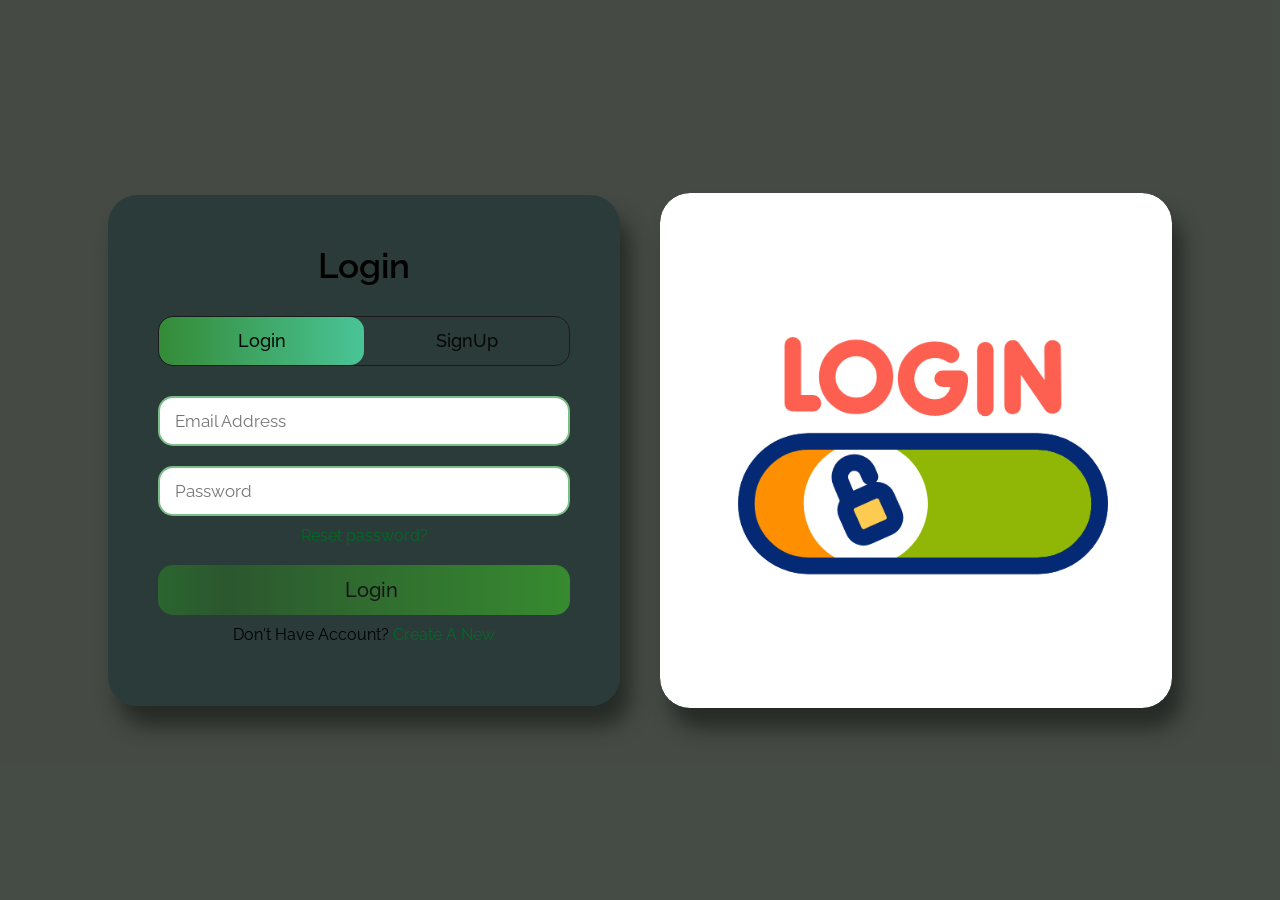
<file: index.html>
<!DOCTYPE html>
<html lang="en" dir="ltr">
  <head>
    <meta charset="utf-8">
    <meta name="viewport" content="width=device-width, initial-scale=1.0">
    <title>Sign Up | Log In</title>
     <!--
    - favicon
  -->
    <link rel="shortcut icon" href="./assets/Images/logo.png" type="image/x-icon">
    <!--
    - custom css link
  -->
    <link rel="stylesheet" href="assets/css/style.css">

  </head>
  <body>
     <div class="wrapper">
      <div class="title-text">
        <div class="title login">Login</div>
        <div class="title signup">Sign Up</div>
      </div>
      <div class="form-container">
        <div class="slide-controls">
          <input type="radio" name="slide" id="login" checked>
          <input type="radio" name="slide" id="signup">
          <label for="login" class="slide login">Login</label>
          <label for="signup" class="slide signup">SignUp</label>
          <div class="slider-tab"></div>
        </div>
        <div class="form-inner">
          <form action="#" class="login">
            <div class="field">
              <input type="text" placeholder="Email Address" required>
            </div>
            <div class="field">
              <input type="password" placeholder="Password" required>
            </div>
            <div class="pass-link">
              <a href="#">Reset password?</a>
            </div>
            <div class="field btn">
              <div class="btn-layer"></div>
              <input type="submit" value="Login">
            </div>
            <div class="signup-link">
              Don't Have Account? <a href="">Create A New</a>
            </div>
          </form>
          <form action="#" class="signup">
            <div class="field">
              <input type="text" placeholder="Email Address" required>
            </div>
            <div class="field">
              <input type="password" placeholder="Password" required>
            </div>
            <div class="field">
              <input type="password" placeholder="Confirm Password" required>
            </div>
            <div class="field btn">
              <div class="btn-layer"></div>
              <input type="submit" value="SignUp">
            </div>
          </form>
        </div>
      </div>
    </div>
    <div class="aside-contant">
      <img id="carouselImage" src="assets/Images/login.gif" alt="login">
    </div>
    <script src="style.js"></script>
  </body>
</html>
</file>
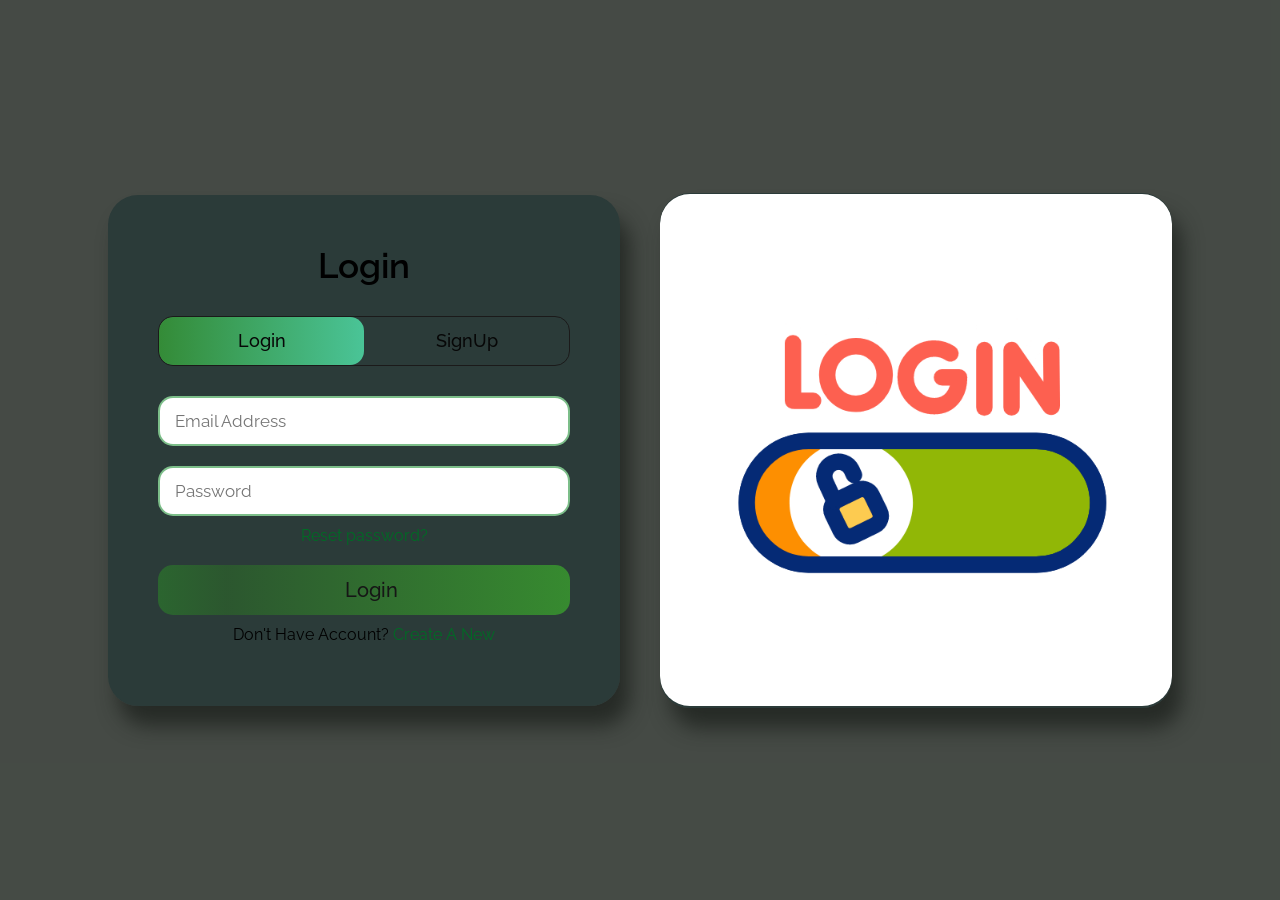
<file: form.html>
<!DOCTYPE html>
<html lang="en" dir="ltr">
  <head>
    <meta charset="utf-8">
    <meta name="viewport" content="width=device-width, initial-scale=1.0">
    <title>Sign Up | Log In</title>
     <!--
    - favicon
  -->
    <link rel="shortcut icon" href="./assets/Images/logo.png" type="image/x-icon">
    <!--
    - custom css link
  -->
    <link rel="stylesheet" href="assets/css/style.css">

  </head>
  <body>
    <div class="wrapper">
       <div class="title-text">
          <div class="title login">
             Login
          </div>
          <div class="title signup">
             Sign Up
          </div>
       </div>
       <div class="form-container">
          <div class="slide-controls">
             <input type="radio" name="slide" id="login" checked>
             <input type="radio" name="slide" id="signup">
             <label for="login" class="slide login">Login</label>
             <label for="signup" class="slide signup">SignUp</label>
             <div class="slider-tab"></div>
          </div>
          <div class="form-inner">
             <form action="#" class="login">
                <div class="field">
                   <input type="text" placeholder="Email Address" required>
                </div>
                <div class="field">
                   <input type="password" placeholder="Password" required>
                </div>
                <div class="pass-link">
                   <a href="#">Reset password?</a>
                </div>
                <div class="field btn">
                   <div class="btn-layer"></div>
                   <input type="submit" value="Login">
                </div>
                <div class="signup-link">
                   Don't Have Account? <a href="">Create A New</a>
                </div>
             </form>
             <form action="#" class="signup">
                <div class="field">
                   <input type="text" placeholder="Email Address" required>
                </div>
                <div class="field">
                   <input type="password" placeholder="Password" required>
                </div>
                <div class="field">
                   <input type="password" placeholder="Confirm Password" required>
                </div>
                <div class="field btn">
                   <div class="btn-layer"></div>
                   <input type="submit" value="SignUp">
                </div>
             </form>
          </div>
       </div>
    </div>
    <div class="aside-contant">
      <div class="Image-section" id="imageBox">
            <img id="carouselImage" src="assets/Images/login.gif" alt="Ankit Rathore">
           <div class="hover-overlay"></div>
       </div>
      </div>
    <script src="style.js"></script>
  </body>
</html>
</file>
<file: assets/css/style.css>
@import url('https://fonts.googleapis.com/css2?family=Raleway:wght@300&display=swap');

      * {
        margin: 0;
        padding: 0;
        box-sizing: border-box;
        font-family: 'Raleway', sans-serif;
      }

      html, body {
        display: flex;
        flex-direction: row;
        height: 100%;
        width: 100%;
        justify-content: center;
        align-items: center;
        background-color: rgba(27, 34, 27, 0.567);
        flex-wrap: wrap;
      }

      .wrapper, .aside-contant {
        width: 40%;
        margin: 20px;
        border-radius: 30px;
        box-shadow: 10px 20px 20px rgba(26, 30, 26, 0.723);
        background: #213534b1;
      }

      .wrapper {
        padding: 50px;
      }

      .aside-contant {
        overflow: hidden;
        display: flex;
        align-items: center;
        justify-content: center;
        position: relative;
        height: 515px;
      }

      .aside-contant img {
        width: 100%;
        height: 100%;
        object-fit: cover;
        border-radius: 30px;
        transition: transform 0.4s ease;
        display: block;
      }

      .aside-contant:hover img {
        transform: scale(1.05);
      }

      .title-text {
        display: flex;
        width: 200%;
      }

      .title {
        width: 50%;
        font-size: 35px;
        font-weight: 600;
        text-align: center;
        transition: all 0.6s cubic-bezier(0.68,-0.55,0.265,1.55);
      }

      .slide-controls {
        position: relative;
        display: flex;
        height: 50px;
        width: 100%;
        overflow: hidden;
        margin: 30px 0 10px 0;
        justify-content: space-between;
        border: 1px solid rgb(27, 26, 26);
        border-radius: 15px;
      }

      .slide-controls .slide {
        height: 100%;
        width: 100%;
        color: #070707;
        font-size: 18px;
        font-weight: 500;
        text-align: center;
        line-height: 48px;
        cursor: pointer;
        z-index: 1;
        transition: all 0.6s ease;
      }

      .slide-controls .slider-tab {
        position: absolute;
        height: 100%;
        width: 50%;
        left: 0;
        z-index: 0;
        border-radius: 14px;
        background: linear-gradient(to right, #348b37, #4ac497);
        transition: all 0.6s cubic-bezier(0.68,-0.55,0.265,1.55);
      }

      input[type="radio"] {
        display: none;
      }

      #signup:checked ~ .slider-tab {
        left: 50%;
      }

      .form-container {
        width: 100%;
        overflow: hidden;
      }

      .form-inner {
        display: flex;
        width: 200%;
      }

      .form-inner form {
        width: 50%;
        transition: all 0.6s cubic-bezier(0.68,-0.55,0.265,1.55);
      }

      .form-inner form .field {
        height: 50px;
        width: 100%;
        margin-top: 20px;
      }

      .form-inner form .field input {
        height: 100%;
        width: 100%;
        padding-left: 15px;
        border-radius: 15px;
        border: 2px solid #54aa64c2;
        font-size: 17px;
        outline: none;
      }

      .form-inner form .pass-link ,
      .form-inner form .signup-link {
        margin-top: 10px;
        text-align: center;
      }

      .form-inner form .pass-link a:hover,
      .form-inner form .signup-link a:hover {
        color: #0707ef; 
      }

      form .btn {
        height: 50px;
        width: 100%;
        border-radius: 15px;
        position: relative;
        overflow: hidden;
        margin-top: 20px;
      }

      form .btn .btn-layer {
        height: 100%;
        width: 350%;
        position: absolute;
        left: -100%;
        background: linear-gradient(to right, #28b832, #2c642aae, #3b9f30, #2bdd9b);
        transition: all 0.4s ease;
      }

      form .btn:hover .btn-layer {
        left: 0;
      }

      form .btn input[type="submit"] {
        height: 100%;
        width: 100%;
        position: relative;
        background: none;
        border: none;
        color: #161616;
        font-size: 20px;
        font-weight: 500;
        cursor: pointer;
      }

      @media (max-width: 768px) {
        html, body {
          flex-direction: column;
        }

        .wrapper, .aside-contant {
          width: 90%;
          margin: 20px auto;
        }

        .aside-contant {
          height: 300px;
        }
      }
      a{
        text-decoration: none;
        color: rgb(1, 107, 37);
      }
</file>
